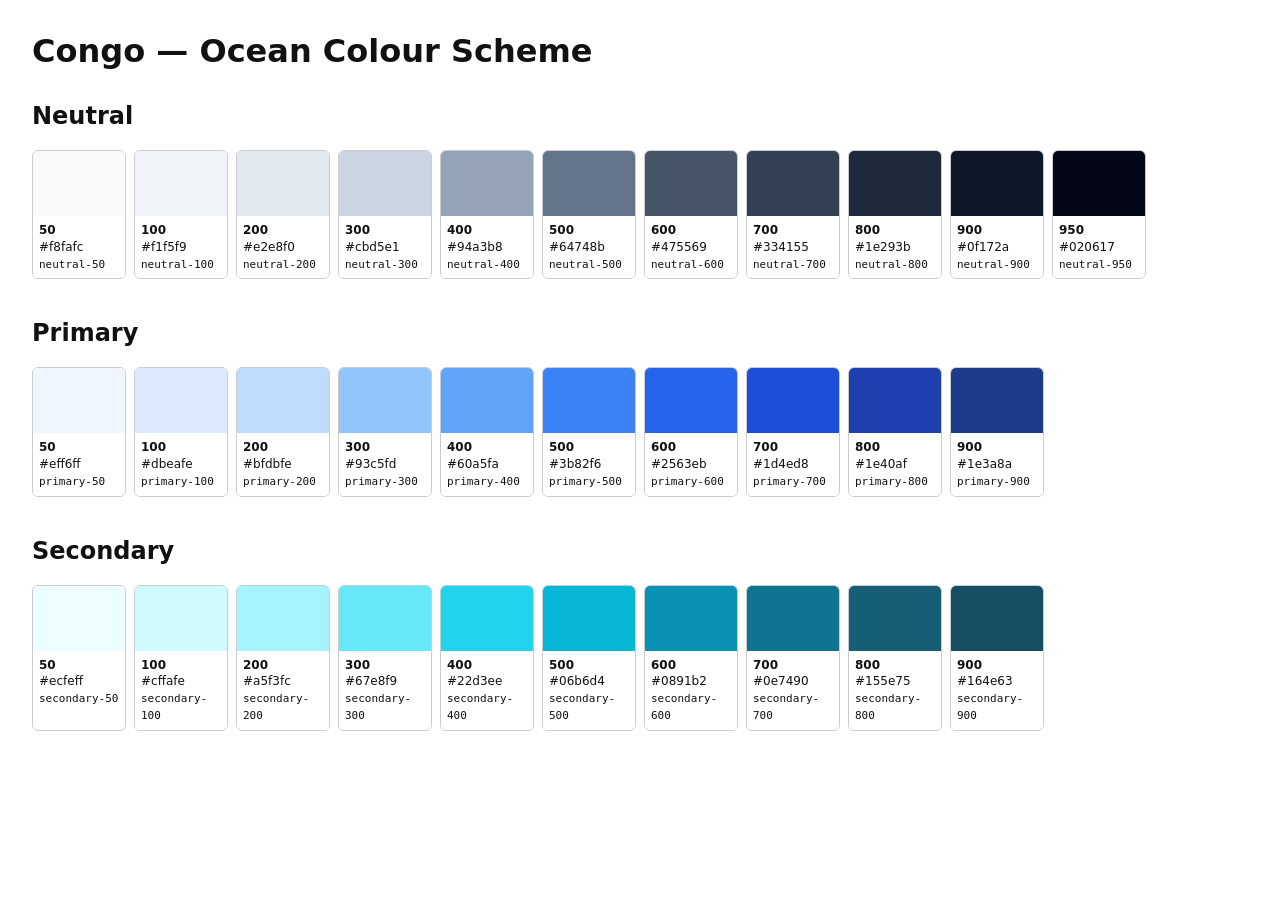
<file: static/Contact.html>
<!doctype html>
<html lang="en">
<head>
<meta charset="utf-8">
<title>Congo Ocean Colour Scheme</title>
<style>
  body {
    font-family: system-ui, sans-serif;
    margin: 2rem;
    background: #fff;
    color: #111;
  }

  h1 { margin-bottom: 2rem; }

  section {
    margin-bottom: 2.5rem;
  }

  .palette {
    display: grid;
    grid-template-columns: repeat(12, minmax(70px, 1fr));
    gap: 8px;
  }

  .swatch {
    min-height: 110px;
    border: 1px solid #ccc;
    border-radius: 6px;
    overflow: hidden;
  }

  .color {
    height: 65px;
  }

  .label {
    padding: 6px;
    font-size: 12px;
    line-height: 1.4;
    background: white;
  }

  .shade {
    font-weight: bold;
  }

  code {
    font-size: 11px;
  }

  @media (max-width: 900px) {
    .palette {
      grid-template-columns: repeat(6, 1fr);
    }
  }
</style>
</head>
<body>

<h1>Congo — Ocean Colour Scheme</h1>

<section>
<h2>Neutral</h2>
<div class="palette">

<div class="swatch"><div class="color" style="background:rgb(248,250,252)"></div><div class="label"><span class="shade">50</span><br>#f8fafc<br><code>neutral-50</code></div></div>
<div class="swatch"><div class="color" style="background:rgb(241,245,249)"></div><div class="label"><span class="shade">100</span><br>#f1f5f9<br><code>neutral-100</code></div></div>
<div class="swatch"><div class="color" style="background:rgb(226,232,240)"></div><div class="label"><span class="shade">200</span><br>#e2e8f0<br><code>neutral-200</code></div></div>
<div class="swatch"><div class="color" style="background:rgb(203,213,225)"></div><div class="label"><span class="shade">300</span><br>#cbd5e1<br><code>neutral-300</code></div></div>
<div class="swatch"><div class="color" style="background:rgb(148,163,184)"></div><div class="label"><span class="shade">400</span><br>#94a3b8<br><code>neutral-400</code></div></div>
<div class="swatch"><div class="color" style="background:rgb(100,116,139)"></div><div class="label"><span class="shade">500</span><br>#64748b<br><code>neutral-500</code></div></div>
<div class="swatch"><div class="color" style="background:rgb(71,85,105)"></div><div class="label"><span class="shade">600</span><br>#475569<br><code>neutral-600</code></div></div>
<div class="swatch"><div class="color" style="background:rgb(51,65,85)"></div><div class="label"><span class="shade">700</span><br>#334155<br><code>neutral-700</code></div></div>
<div class="swatch"><div class="color" style="background:rgb(30,41,59)"></div><div class="label"><span class="shade">800</span><br>#1e293b<br><code>neutral-800</code></div></div>
<div class="swatch"><div class="color" style="background:rgb(15,23,42)"></div><div class="label"><span class="shade">900</span><br>#0f172a<br><code>neutral-900</code></div></div>
<div class="swatch"><div class="color" style="background:rgb(2,6,23)"></div><div class="label"><span class="shade">950</span><br>#020617<br><code>neutral-950</code></div></div>

</div>
</section>

<section>
<h2>Primary</h2>
<div class="palette">

<div class="swatch"><div class="color" style="background:rgb(239,246,255)"></div><div class="label"><span class="shade">50</span><br>#eff6ff<br><code>primary-50</code></div></div>
<div class="swatch"><div class="color" style="background:rgb(219,234,254)"></div><div class="label"><span class="shade">100</span><br>#dbeafe<br><code>primary-100</code></div></div>
<div class="swatch"><div class="color" style="background:rgb(191,219,254)"></div><div class="label"><span class="shade">200</span><br>#bfdbfe<br><code>primary-200</code></div></div>
<div class="swatch"><div class="color" style="background:rgb(147,197,253)"></div><div class="label"><span class="shade">300</span><br>#93c5fd<br><code>primary-300</code></div></div>
<div class="swatch"><div class="color" style="background:rgb(96,165,250)"></div><div class="label"><span class="shade">400</span><br>#60a5fa<br><code>primary-400</code></div></div>
<div class="swatch"><div class="color" style="background:rgb(59,130,246)"></div><div class="label"><span class="shade">500</span><br>#3b82f6<br><code>primary-500</code></div></div>
<div class="swatch"><div class="color" style="background:rgb(37,99,235)"></div><div class="label"><span class="shade">600</span><br>#2563eb<br><code>primary-600</code></div></div>
<div class="swatch"><div class="color" style="background:rgb(29,78,216)"></div><div class="label"><span class="shade">700</span><br>#1d4ed8<br><code>primary-700</code></div></div>
<div class="swatch"><div class="color" style="background:rgb(30,64,175)"></div><div class="label"><span class="shade">800</span><br>#1e40af<br><code>primary-800</code></div></div>
<div class="swatch"><div class="color" style="background:rgb(30,58,138)"></div><div class="label"><span class="shade">900</span><br>#1e3a8a<br><code>primary-900</code></div></div>

</div>
</section>

<section>
<h2>Secondary</h2>
<div class="palette">

<div class="swatch"><div class="color" style="background:rgb(236,254,255)"></div><div class="label"><span class="shade">50</span><br>#ecfeff<br><code>secondary-50</code></div></div>
<div class="swatch"><div class="color" style="background:rgb(207,250,254)"></div><div class="label"><span class="shade">100</span><br>#cffafe<br><code>secondary-100</code></div></div>
<div class="swatch"><div class="color" style="background:rgb(165,243,252)"></div><div class="label"><span class="shade">200</span><br>#a5f3fc<br><code>secondary-200</code></div></div>
<div class="swatch"><div class="color" style="background:rgb(103,232,249)"></div><div class="label"><span class="shade">300</span><br>#67e8f9<br><code>secondary-300</code></div></div>
<div class="swatch"><div class="color" style="background:rgb(34,211,238)"></div><div class="label"><span class="shade">400</span><br>#22d3ee<br><code>secondary-400</code></div></div>
<div class="swatch"><div class="color" style="background:rgb(6,182,212)"></div><div class="label"><span class="shade">500</span><br>#06b6d4<br><code>secondary-500</code></div></div>
<div class="swatch"><div class="color" style="background:rgb(8,145,178)"></div><div class="label"><span class="shade">600</span><br>#0891b2<br><code>secondary-600</code></div></div>
<div class="swatch"><div class="color" style="background:rgb(14,116,144)"></div><div class="label"><span class="shade">700</span><br>#0e7490<br><code>secondary-700</code></div></div>
<div class="swatch"><div class="color" style="background:rgb(21,94,117)"></div><div class="label"><span class="shade">800</span><br>#155e75<br><code>secondary-800</code></div></div>
<div class="swatch"><div class="color" style="background:rgb(22,78,99)"></div><div class="label"><span class="shade">900</span><br>#164e63<br><code>secondary-900</code></div></div>

</div>
</section>

</body>
</html>
</file>
